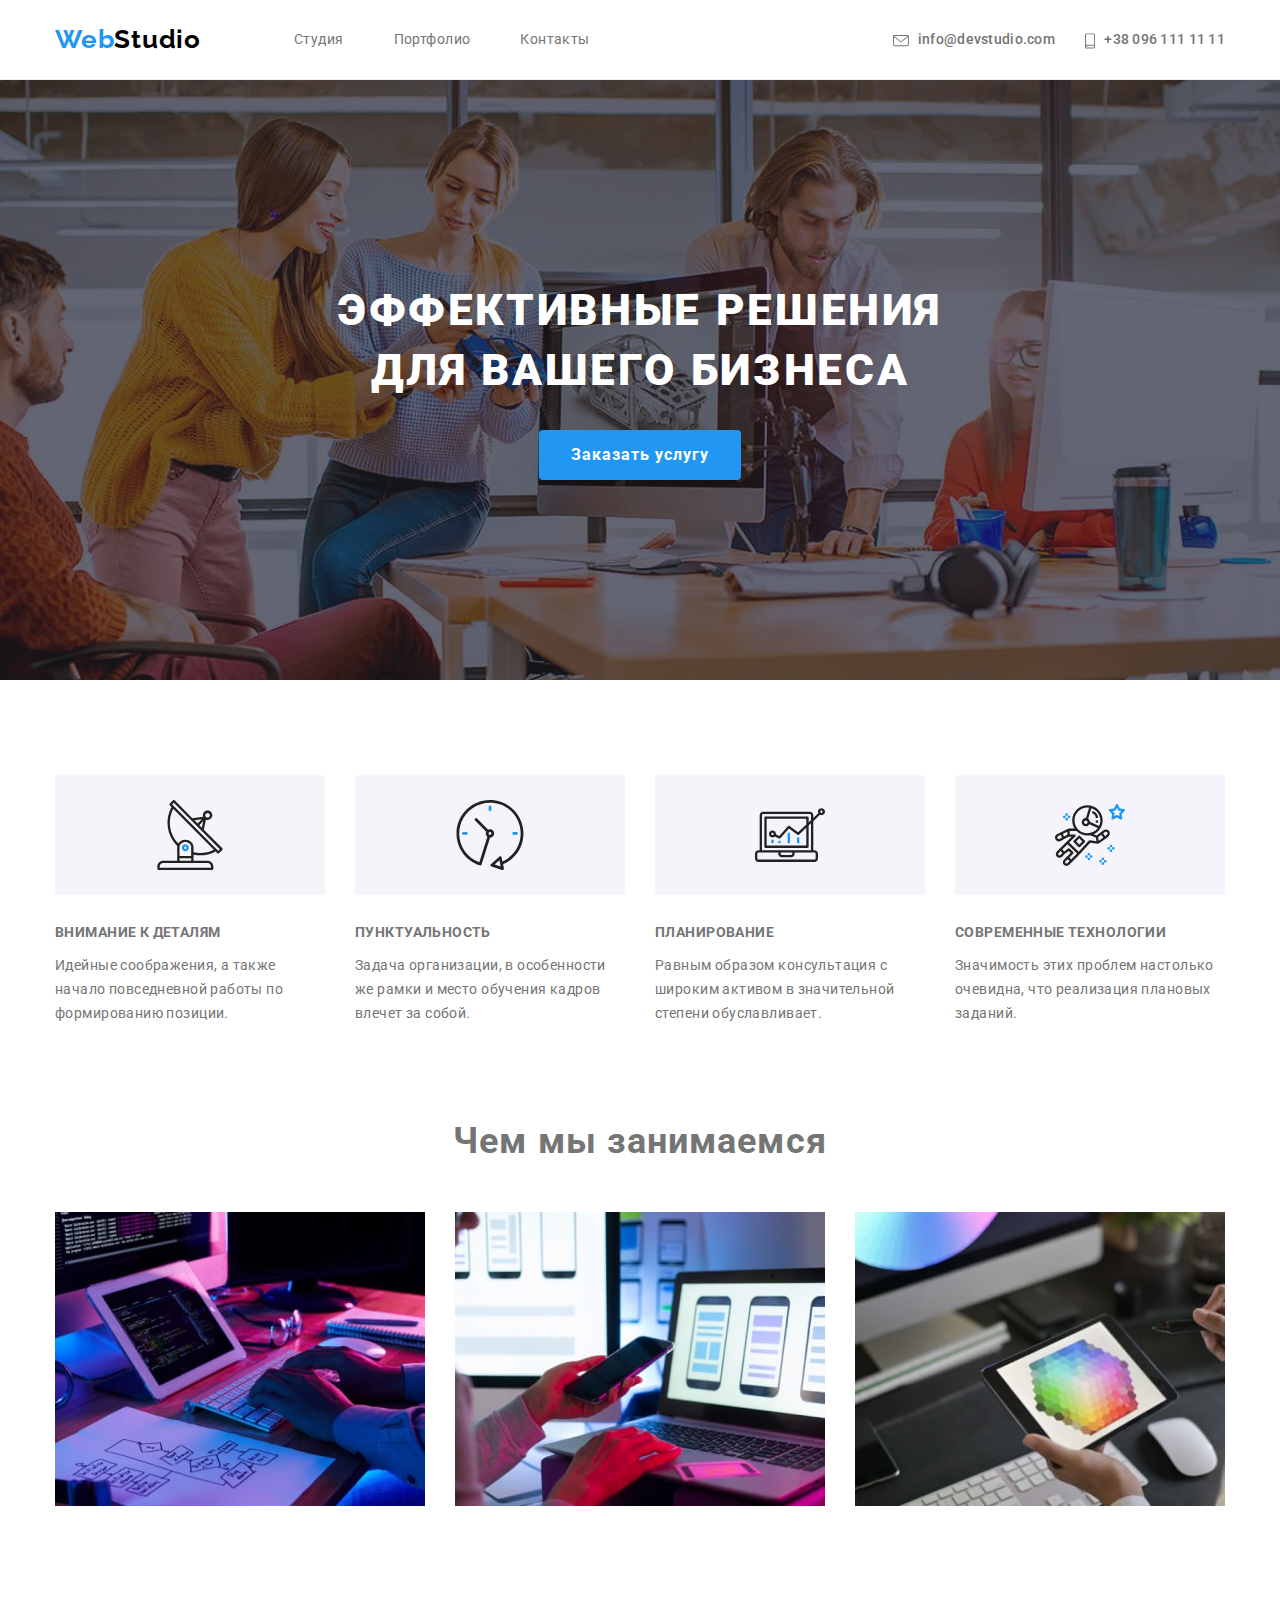
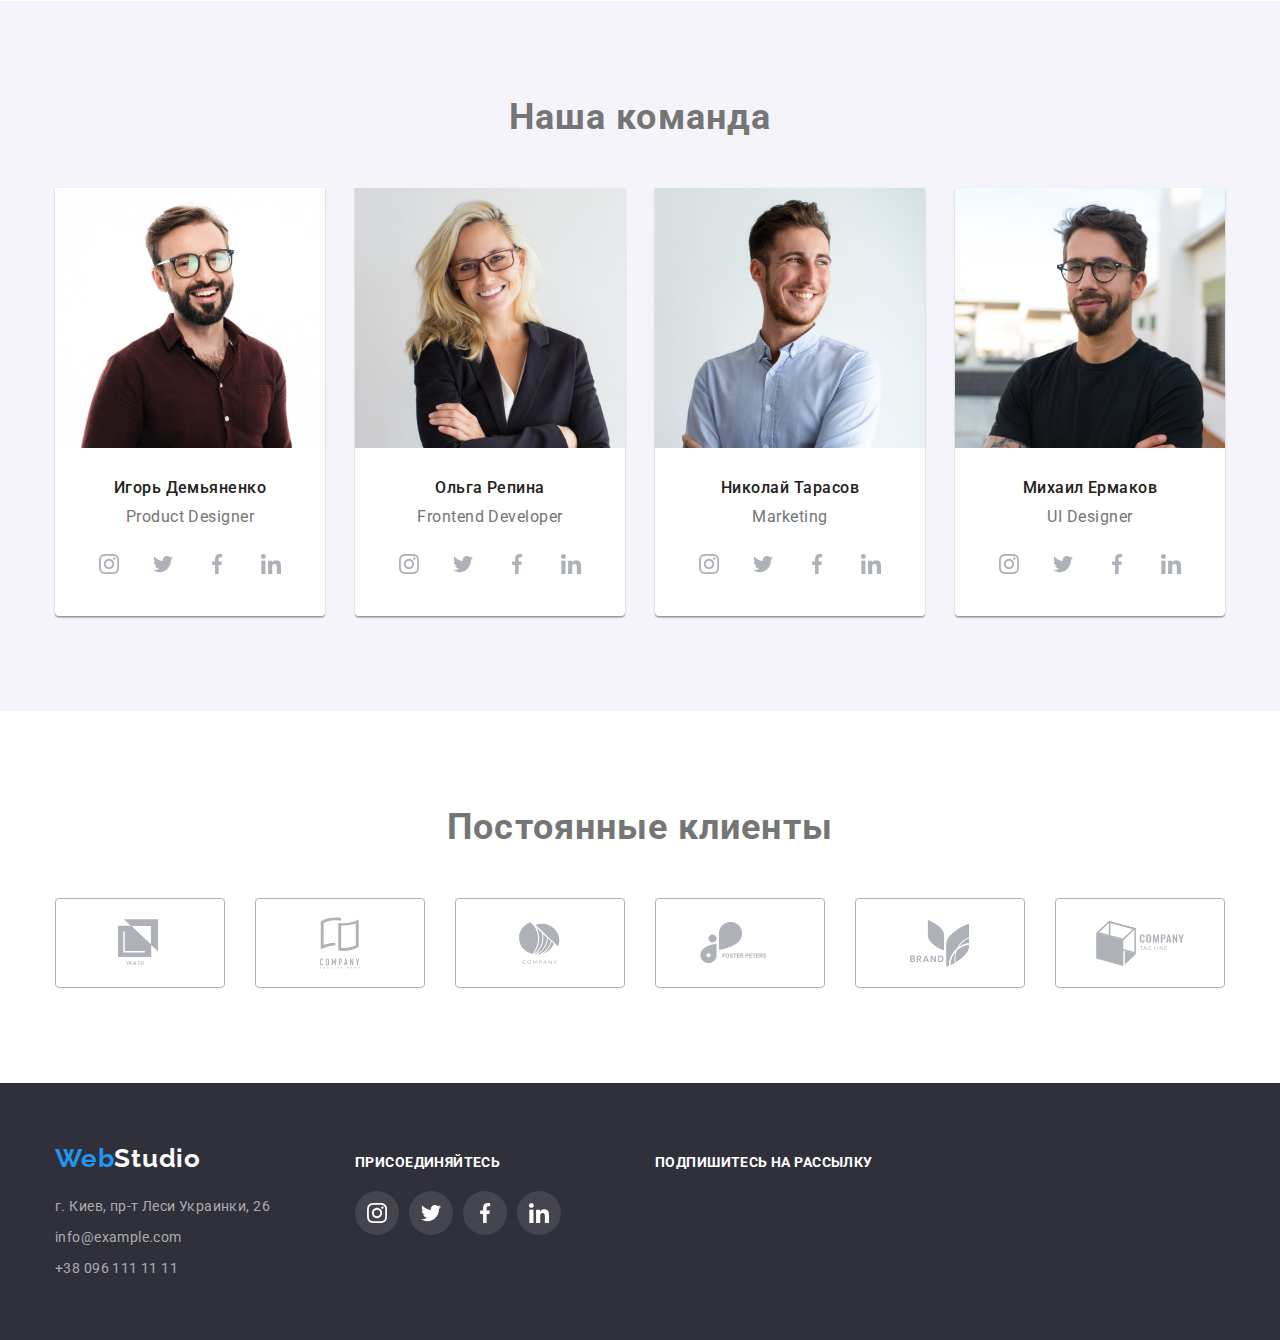
<file: index.html>
<!DOCTYPE html>
<html lang="ru">
  <head>
    <meta charset="UTF-8" />
    <meta name="viewport" content="width=device-width, initial-scale=1.0" />
    <title>Home work 4</title>
    <link
      href="https://fonts.googleapis.com/css2?family=Raleway:wght@700&display=swap"
      rel="stylesheet"
    />
    <link
      href="https://fonts.googleapis.com/css2?family=Roboto:wght@400;500;700;900&display=swap"
      rel="stylesheet"
    />
    <link rel="stylesheet" href="./css/normalize.css" />
    <link rel="stylesheet" href="./css/styles.css" />
  </head>
  <body>
    <header class="page-header">
      <div
        class="container flexbox justify-content-space-between align-items-center"
      >
        <nav class="flexbox align-items-center navigation">
          <a href="./" class="logo header-logo">
            Web<span class="logo-black">Studio</span>
          </a>
          <ul class="list flexbox header-menu">
            <li class="header-menu-item">
              <a href="index.html" class="header-menu-link">Студия</a>
            </li>
            <li class="header-menu-item">
              <a href="portfolio.html" class="header-menu-link">Портфолио</a>
            </li>
            <li class="header-menu-item">
              <a href="#" class="header-menu-link">Контакты</a>
            </li>
          </ul>
        </nav>
        <ul class="list flexbox header-contact-list">
          <li class="header-contact-item">
            <a
              href="mailto:info@devstudio.com"
              class="contact-link header-contact-link"
            >
              <svg width="16" height="12">
                <use href="./images/icon/sprite.svg#mail"></use>
              </svg>
              info@devstudio.com
            </a>
          </li>
          <li class="header-contact-item">
            <a
              href="tel:+380961111111"
              class="contact-link header-contact-link"
            >
              <svg width="10" height="16">
                <use href="./images/icon/sprite.svg#phone"></use>
              </svg>
              +38 096 111 11 11
            </a>
          </li>
        </ul>
      </div>
    </header>

    <main>
      <section class="hero">
        <div class="container">
          <h1 class="main-title hero-title">
            Эффективные решения<br />для вашего бизнеса
          </h1>
          <button class="btn primary-button">Заказать услугу</button>
        </div>
      </section>
      <section class="feature">
        <div class="container">
          <h2 class="section-title visually-hidden">Особенности</h2>
          <ul class="list flexbox feature-list">
            <li class="three-columns feature-item feature-attention">
              <h3 class="item-title">Внимание к деталям</h3>
              <p>
                Идейные соображения, а также начало повседневной работы по
                формированию позиции.
              </p>
            </li>
            <li class="three-columns feature-item feature-punctuality">
              <h3 class="item-title">Пунктуальность</h3>
              <p>
                Задача организации, в особенности же рамки и место обучения
                кадров влечет за собой.
              </p>
            </li>
            <li class="three-columns feature-item feature-planning">
              <h3 class="item-title">Планирование</h3>
              <p>
                Равным образом консультация с широким активом в значительной
                степени обуславливает.
              </p>
            </li>
            <li class="three-columns feature-item feature-technology">
              <h3 class="item-title">Современные технологии</h3>
              <p>
                Значимость этих проблем настолько очевидна, что реализация
                плановых заданий.
              </p>
            </li>
          </ul>
        </div>
      </section>
      <section class="section what-are-we-doing">
        <div class="container">
          <h2 class="section-title">Чем мы занимаемся</h2>
          <ul class="list flexbox what-are-we-doing-list">
            <li class="four-columns what-are-we-doing-item">
              <img
                src="./images/main/what-are-we-doing/what-are-we-doing-1.jpg"
                alt="Десктопные приложения"
                width="370"
              />
              <h3 class="visually-hidden item-title">Десктопные приложения</h3>
            </li>
            <li class="four-columns what-are-we-doing-item">
              <img
                src="./images/main/what-are-we-doing/what-are-we-doing-2.jpg"
                alt="Мобильные приложения"
                width="370"
              />
              <h3 class="visually-hidden item-title">Мобильные приложения</h3>
            </li>
            <li class="four-columns what-are-we-doing-item">
              <img
                src="./images/main/what-are-we-doing/what-are-we-doing-3.jpg"
                alt="Дизайнерские решения"
                width="370"
              />
              <h3 class="visually-hidden item-title">Дизайнерские решения</h3>
            </li>
          </ul>
        </div>
      </section>
      <section class="section team">
        <div class="container">
          <h2 class="section-title">Наша команда</h2>
          <ul class="list flexbox team-list">
            <li class="three-columns team-item">
              <img
                src="./images/main/team/team-1.jpg"
                alt="Игорь Демьяненко"
                width="780"
              />
              <div class="description">
                <h3 class="team-name">Игорь Демьяненко</h3>
                <p class="team-position">Product Designer</p>
                <ul
                  class="list flexbox justify-content-center social-link-list"
                >
                  <li class="social-link-item">
                    <a
                      href="https://www.instagram.com"
                      target="_blank"
                      rel="noopener noreferrer"
                      class="social-link-link"
                    >
                      <span class="visually-hidden">Instagram</span>
                      <svg width="20" height="20">
                        <use href="./images/icon/sprite.svg#instagram"></use>
                      </svg>
                    </a>
                  </li>
                  <li class="social-link-item">
                    <a
                      href="https://twitter.com"
                      target="_blank"
                      rel="noopener noreferrer"
                      class="social-link-link"
                    >
                      <span class="visually-hidden">Twitter</span>
                      <svg width="20" height="20">
                        <use href="./images/icon/sprite.svg#twitter"></use>
                      </svg>
                    </a>
                  </li>
                  <li class="social-link-item">
                    <a
                      href="https://www.facebook.com/"
                      target="_blank"
                      rel="noopener noreferrer"
                      class="social-link-link"
                    >
                      <span class="visually-hidden">Facebook</span>
                      <svg width="20" height="20">
                        <use href="./images/icon/sprite.svg#facebook"></use>
                      </svg>
                    </a>
                  </li>
                  <li class="social-link-item">
                    <a
                      href="https://www.linkedin.com/"
                      target="_blank"
                      rel="noopener noreferrer"
                      class="social-link-link"
                    >
                      <span class="visually-hidden">Linkedin</span>
                      <svg width="20" height="20">
                        <use href="./images/icon/sprite.svg#linkedin"></use>
                      </svg>
                    </a>
                  </li>
                </ul>
              </div>
            </li>
            <li class="three-columns team-item">
              <img
                src="./images/main/team/team-2.jpg"
                alt="Ольга Репина"
                width="780"
              />
              <div class="description">
                <h3 class="team-name">Ольга Репина</h3>
                <p class="team-position">Frontend Developer</p>
                <ul
                  class="list flexbox justify-content-center social-link-list"
                >
                  <li class="social-link-item">
                    <a
                      href="https://www.instagram.com"
                      target="_blank"
                      rel="noopener noreferrer"
                      class="social-link-link"
                    >
                      <span class="visually-hidden">Instagram</span>
                      <svg width="20" height="20">
                        <use href="./images/icon/sprite.svg#instagram"></use>
                      </svg>
                    </a>
                  </li>
                  <li class="social-link-item">
                    <a
                      href="https://twitter.com"
                      target="_blank"
                      rel="noopener noreferrer"
                      class="social-link-link"
                    >
                      <span class="visually-hidden">Twitter</span>
                      <svg width="20" height="20">
                        <use href="./images/icon/sprite.svg#twitter"></use>
                      </svg>
                    </a>
                  </li>
                  <li class="social-link-item">
                    <a
                      href="https://www.facebook.com/"
                      target="_blank"
                      rel="noopener noreferrer"
                      class="social-link-link"
                    >
                      <span class="visually-hidden">Facebook</span>
                      <svg width="20" height="20">
                        <use href="./images/icon/sprite.svg#facebook"></use>
                      </svg>
                    </a>
                  </li>
                  <li class="social-link-item">
                    <a
                      href="https://www.linkedin.com/"
                      target="_blank"
                      rel="noopener noreferrer"
                      class="social-link-link"
                    >
                      <span class="visually-hidden">Linkedin</span>
                      <svg width="20" height="20">
                        <use href="./images/icon/sprite.svg#linkedin"></use>
                      </svg>
                    </a>
                  </li>
                </ul>
              </div>
            </li>
            <li class="three-columns team-item">
              <img
                src="./images/main/team/team-3.jpg"
                alt="Николай Тарасов"
                width="780"
              />
              <div class="description">
                <h3 class="team-name">Николай Тарасов</h3>
                <p class="team-position">Marketing</p>
                <ul
                  class="list flexbox justify-content-center social-link-list"
                >
                  <li class="social-link-item">
                    <a
                      href="https://www.instagram.com"
                      target="_blank"
                      rel="noopener noreferrer"
                      class="social-link-link"
                    >
                      <span class="visually-hidden">Instagram</span>
                      <svg width="20" height="20">
                        <use href="./images/icon/sprite.svg#instagram"></use>
                      </svg>
                    </a>
                  </li>
                  <li class="social-link-item">
                    <a
                      href="https://twitter.com"
                      target="_blank"
                      rel="noopener noreferrer"
                      class="social-link-link"
                    >
                      <span class="visually-hidden">Twitter</span>
                      <svg width="20" height="20">
                        <use href="./images/icon/sprite.svg#twitter"></use>
                      </svg>
                    </a>
                  </li>
                  <li class="social-link-item">
                    <a
                      href="https://www.facebook.com/"
                      target="_blank"
                      rel="noopener noreferrer"
                      class="social-link-link"
                    >
                      <span class="visually-hidden">Facebook</span>
                      <svg width="20" height="20">
                        <use href="./images/icon/sprite.svg#facebook"></use>
                      </svg>
                    </a>
                  </li>
                  <li class="social-link-item">
                    <a
                      href="https://www.linkedin.com/"
                      target="_blank"
                      rel="noopener noreferrer"
                      class="social-link-link"
                    >
                      <span class="visually-hidden">Linkedin</span>
                      <svg width="20" height="20">
                        <use href="./images/icon/sprite.svg#linkedin"></use>
                      </svg>
                    </a>
                  </li>
                </ul>
              </div>
            </li>
            <li class="three-columns team-item">
              <img
                src="./images/main/team/team-4.jpg"
                alt="Михаил Ермаков"
                width="780"
              />
              <div class="description">
                <h3 class="team-name">Михаил Ермаков</h3>
                <p class="team-position">UI Designer</p>
                <ul
                  class="list flexbox justify-content-center social-link-list"
                >
                  <li class="social-link-item">
                    <a
                      href="https://www.instagram.com"
                      target="_blank"
                      rel="noopener noreferrer"
                      class="social-link-link"
                    >
                      <span class="visually-hidden">Instagram</span>
                      <svg width="20" height="20">
                        <use href="./images/icon/sprite.svg#instagram"></use>
                      </svg>
                    </a>
                  </li>
                  <li class="social-link-item">
                    <a
                      href="https://twitter.com"
                      target="_blank"
                      rel="noopener noreferrer"
                      class="social-link-link"
                    >
                      <span class="visually-hidden">Twitter</span>
                      <svg width="20" height="20">
                        <use href="./images/icon/sprite.svg#twitter"></use>
                      </svg>
                    </a>
                  </li>
                  <li class="social-link-item">
                    <a
                      href="https://www.facebook.com/"
                      target="_blank"
                      rel="noopener noreferrer"
                      class="social-link-link"
                    >
                      <span class="visually-hidden">Facebook</span>
                      <svg width="20" height="20">
                        <use href="./images/icon/sprite.svg#facebook"></use>
                      </svg>
                    </a>
                  </li>
                  <li class="social-link-item">
                    <a
                      href="https://www.linkedin.com/"
                      target="_blank"
                      rel="noopener noreferrer"
                      class="social-link-link"
                    >
                      <span class="visually-hidden">Linkedin</span>
                      <svg width="20" height="20">
                        <use href="./images/icon/sprite.svg#linkedin"></use>
                      </svg>
                    </a>
                  </li>
                </ul>
              </div>
            </li>
          </ul>
        </div>
      </section>
      <section class="section permanent-customers">
        <div class="container">
          <h2 class="section-title">Постоянные клиенты</h2>
          <ul class="list flexbox permanent-customers-list">
            <li class="two-columns item permanent-customers-item">
              <a
                href="#"
                class="permanent-customers-link"
                target="_blank"
                rel="noopener noreferrer"
              >
                <span class="visually-hidden">Клиент 1</span>
                <svg width="44.27" height="49.23">
                  <use
                    href="./images/icon/sprite.svg#permanent-customers-logo-1"
                  ></use>
                </svg>
              </a>
            </li>
            <li class="two-columns item permanent-customers-item">
              <a
                href="#"
                class="permanent-customers-link"
                target="_blank"
                rel="noopener noreferrer"
              >
                <span class="visually-hidden">Клиент 2</span>
                <svg width="40" height="52">
                  <use
                    href="./images/icon/sprite.svg#permanent-customers-logo-2"
                  ></use>
                </svg>
              </a>
            </li>
            <li class="two-columns item permanent-customers-item">
              <a
                href="#"
                class="permanent-customers-link"
                target="_blank"
                rel="noopener noreferrer"
              >
                <span class="visually-hidden">Клиент 3</span>
                <svg width="41" height="42.6">
                  <use
                    href="./images/icon/sprite.svg#permanent-customers-logo-3"
                  ></use>
                </svg>
              </a>
            </li>
            <li class="two-columns item permanent-customers-item">
              <a
                href="#"
                class="permanent-customers-link"
                target="_blank"
                rel="noopener noreferrer"
              >
                <span class="visually-hidden">Клиент 4</span>
                <svg width="79.66" height="42.02">
                  <use
                    href="./images/icon/sprite.svg#permanent-customers-logo-4"
                  ></use>
                </svg>
              </a>
            </li>
            <li class="two-columns item permanent-customers-item">
              <a
                href="#"
                class="permanent-customers-link"
                target="_blank"
                rel="noopener noreferrer"
              >
                <span class="visually-hidden">Клиент 5</span>
                <svg width="59" height="47">
                  <use
                    href="./images/icon/sprite.svg#permanent-customers-logo-5"
                  ></use>
                </svg>
              </a>
            </li>
            <li class="two-columns item permanent-customers-item">
              <a
                href="#"
                class="permanent-customers-link"
                target="_blank"
                rel="noopener noreferrer"
              >
                <span class="visually-hidden">Клиент 6</span>
                <svg width="88.48" height="45.44">
                  <use
                    href="./images/icon/sprite.svg#permanent-customers-logo-6"
                  ></use>
                </svg>
              </a>
            </li>
          </ul>
        </div>
      </section>
    </main>

    <footer class="footer">
      <div class="container flexbox footer-list">
        <div class="three-columns footer-info">
          <a href="./" class="logo footer-logo">
            Web<span class="logo-white">Studio</span>
          </a>
          <address>
            <ul class="list footer-contact">
              <li class="footer-contact-item">
                <a
                  href="https://goo.gl/maps/oeoHF6faVdq87SJt8"
                  class="contact-link footer-contact-link"
                  target="_blank"
                  rel="noopener noreferrer"
                >
                  г. Киев, пр-т Леси Украинки, 26</a
                >
              </li>
              <li class="footer-contact-item">
                <a
                  href="mailto:info@example.com"
                  class="contact-link footer-contact-link"
                >
                  info@example.com
                </a>
              </li>
              <li class="footer-contact-item">
                <a
                  href="tel:+380961111111"
                  class="contact-link footer-contact-link"
                >
                  +38 096 111 11 11
                </a>
              </li>
            </ul>
          </address>
        </div>
        <div class="three-columns footer-join-in">
          <h3 class="item-title">Присоединяйтесь</h3>
          <ul class="list flexbox social-link-list">
            <li class="social-link-item">
              <a
                href="https://www.instagram.com"
                target="_blank"
                rel="noopener noreferrer"
                class="social-link-link footer-link"
              >
                <span class="visually-hidden">Instagram</span>
                <svg width="20" height="20">
                  <use href="./images/icon/sprite.svg#instagram"></use>
                </svg>
              </a>
            </li>
            <li class="social-link-item">
              <a
                href="https://twitter.com"
                target="_blank"
                rel="noopener noreferrer"
                class="social-link-link footer-link"
              >
                <span class="visually-hidden">Twitter</span>
                <svg width="20" height="20">
                  <use href="./images/icon/sprite.svg#twitter"></use>
                </svg>
              </a>
            </li>
            <li class="social-link-item">
              <a
                href="https://www.facebook.com/"
                target="_blank"
                rel="noopener noreferrer"
                class="social-link-link footer-link"
              >
                <span class="visually-hidden">Facebook</span>
                <svg width="20" height="20">
                  <use href="./images/icon/sprite.svg#facebook"></use>
                </svg>
              </a>
            </li>
            <li class="social-link-item">
              <a
                href="https://www.linkedin.com/"
                target="_blank"
                rel="noopener noreferrer"
                class="social-link-link footer-link"
              >
                <span class="visually-hidden">Linkedin</span>
                <svg width="20" height="20">
                  <use href="./images/icon/sprite.svg#linkedin"></use>
                </svg>
              </a>
            </li>
          </ul>
        </div>
        <div class="six-columns footer-subscribe">
          <h3 class="item-title">Подпишитесь на рассылку</h3>
        </div>
      </div>
    </footer>
  </body>
</html>
</file>
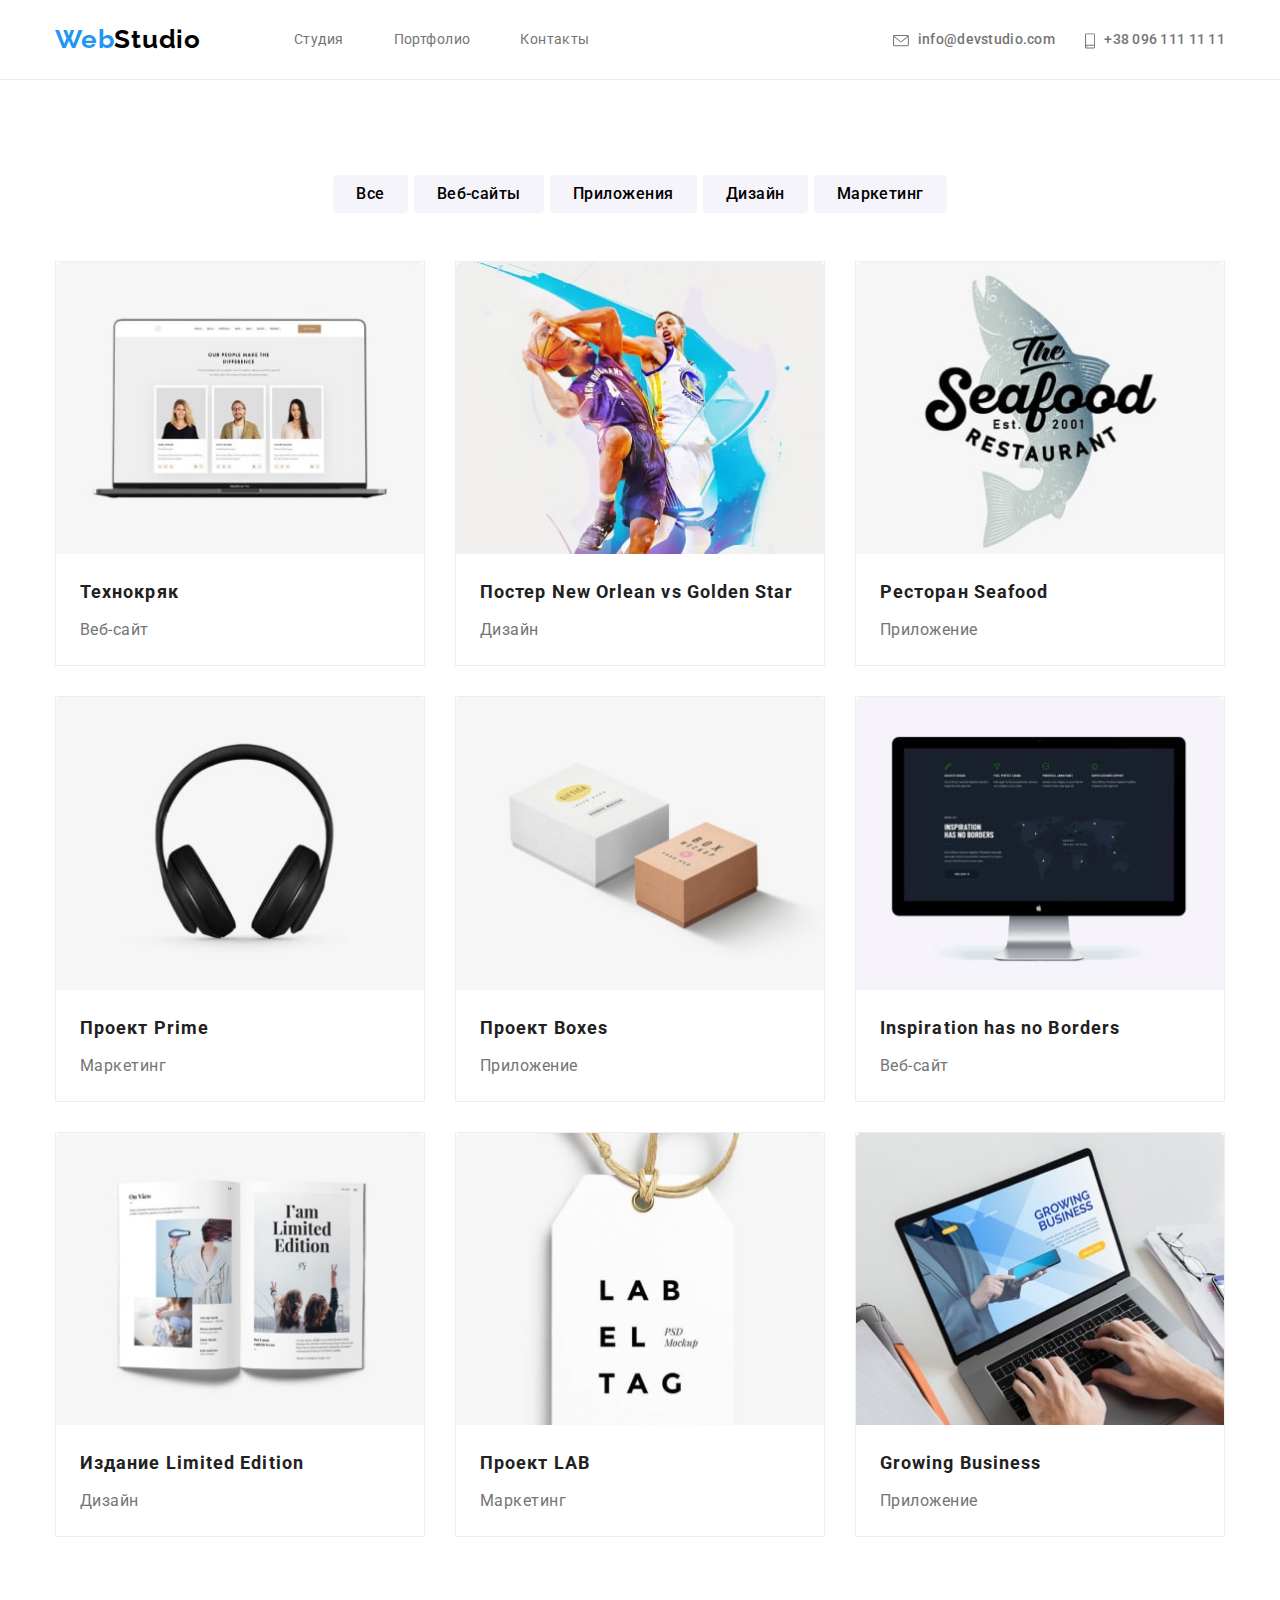
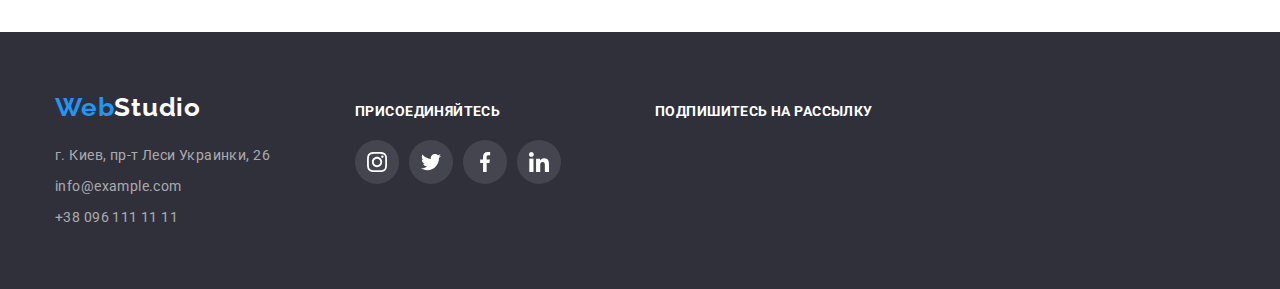
<file: portfolio.html>
<!DOCTYPE html>
<html lang="ru">
  <head>
    <meta charset="UTF-8" />
    <meta name="viewport" content="width=device-width, initial-scale=1.0" />
    <meta http-equiv="X-UA-Compatible" content="ie=edge" />
    <title>Home work 4</title>
    <link
      href="https://fonts.googleapis.com/css2?family=Raleway:wght@700&display=swap"
      rel="stylesheet"
    />
    <link
      href="https://fonts.googleapis.com/css2?family=Roboto:wght@400;500;700;900&display=swap"
      rel="stylesheet"
    />
    <link rel="stylesheet" href="./css/normalize.css" />
    <link rel="stylesheet" href="./css/styles.css" />
  </head>
  <body>
    <header class="page-header">
      <div
        class="container flexbox justify-content-space-between align-items-center"
      >
        <nav class="flexbox align-items-center navigation">
          <a href="./" class="logo header-logo">
            Web<span class="logo-black">Studio</span>
          </a>
          <ul class="list flexbox header-menu">
            <li class="header-menu-item">
              <a href="index.html" class="header-menu-link">Студия</a>
            </li>
            <li class="header-menu-item">
              <a href="portfolio.html" class="header-menu-link">Портфолио</a>
            </li>
            <li class="header-menu-item">
              <a href="#" class="header-menu-link">Контакты</a>
            </li>
          </ul>
        </nav>
        <ul class="list flexbox header-contact-list">
          <li class="header-contact-item">
            <a
              href="mailto:info@devstudio.com"
              class="contact-link header-contact-link"
            >
              <svg width="16" height="12">
                <use href="./images/icon/sprite.svg#mail"></use>
              </svg>
              info@devstudio.com
            </a>
          </li>
          <li class="header-contact-item">
            <a
              href="tel:+380961111111"
              class="contact-link header-contact-link"
            >
              <svg width="10" height="16">
                <use href="./images/icon/sprite.svg#phone"></use>
              </svg>
              +38 096 111 11 11
            </a>
          </li>
        </ul>
      </div>
    </header>
    <main>
      <section class="section portfolio">
        <div class="container">
          <h1 class="visually-hidden">Портфолио</h1>
          <ul
            class="list flexbox justify-content-center selection-buttons-list"
          >
            <li class="selection-buttons-item">
              <button class="select-button portfolio-select-button">Все</button>
            </li>
            <li class="selection-buttons-item">
              <button class="select-button portfolio-select-button">
                Веб-сайты
              </button>
            </li>
            <li class="selection-buttons-item">
              <button class="select-button portfolio-select-button">
                Приложения
              </button>
            </li>
            <li class="selection-buttons-item">
              <button class="select-button portfolio-select-button">
                Дизайн
              </button>
            </li>
            <li class="selection-buttons-item">
              <button class="select-button portfolio-select-button">
                Маркетинг
              </button>
            </li>
          </ul>
          <ul class="list flexbox flex-wrap-wrap portfolio-list">
            <li class="four-columns portfolio-item">
              <a href="#">
                <div>
                  <img
                    src="./images/portfolio/Tehnocrak.jpg"
                    alt="Tehnocrak"
                    width="370"
                  />
                </div>
                <div class="description">
                  <h2 class="portfolio-name">Технокряк</h2>
                  <p class="portfolio-type">Веб-сайт</p>
                </div>
              </a>
            </li>
            <li class="four-columns portfolio-item">
              <a href="#">
                <div>
                  <img
                    src="./images/portfolio/Poster-Golden-Star.jpg"
                    alt="Poster Golden Star"
                    width="370"
                  />
                </div>
                <div class="description">
                  <h2 class="portfolio-name">
                    Постер New Orlean vs Golden Star
                  </h2>
                  <p class="portfolio-type">Дизайн</p>
                </div>
              </a>
            </li>
            <li class="four-columns portfolio-item">
              <a href="#">
                <div>
                  <img
                    src="./images/portfolio/Restaurant-Seafood.jpg"
                    alt="Restaurant Seafood"
                    width="370"
                  />
                </div>
                <div class="description">
                  <h2 class="portfolio-name">Ресторан Seafood</h2>
                  <p class="portfolio-type">Приложение</p>
                </div>
              </a>
            </li>
            <li class="four-columns portfolio-item">
              <a href="#">
                <div>
                  <img
                    src="./images/portfolio/Project-Prime.jpg"
                    alt="Project Prime"
                    width="370"
                  />
                </div>
                <div class="description">
                  <h2 class="portfolio-name">Проект Prime</h2>
                  <p class="portfolio-type">Маркетинг</p>
                </div>
              </a>
            </li>
            <li class="four-columns portfolio-item">
              <a href="#">
                <div>
                  <img
                    src="./images/portfolio/Project-Boxes.jpg"
                    alt="Project Boxes"
                    width="370"
                  />
                </div>
                <div class="description">
                  <h2 class="portfolio-name">Проект Boxes</h2>
                  <p class="portfolio-type">Приложение</p>
                </div>
              </a>
            </li>
            <li class="four-columns portfolio-item">
              <a href="#">
                <div>
                  <img
                    src="./images/portfolio/Inspiration-has-no-Borders.jpg"
                    alt="Inspiration has no Borders"
                    width="370"
                  />
                </div>
                <div class="description">
                  <h2 class="portfolio-name">Inspiration has no Borders</h2>
                  <p class="portfolio-type">Веб-сайт</p>
                </div>
              </a>
            </li>
            <li class="four-columns portfolio-item">
              <a href="#">
                <div>
                  <img
                    src="./images/portfolio/Edition-Limited-Edition.jpg"
                    alt="Edition Limited Edition"
                    width="370"
                  />
                </div>
                <div class="description">
                  <h2 class="portfolio-name">Издание Limited Edition</h2>
                  <p class="portfolio-type">Дизайн</p>
                </div>
              </a>
            </li>
            <li class="four-columns portfolio-item">
              <a href="#">
                <div>
                  <img
                    src="./images/portfolio/Project-LAB.jpg"
                    alt="Project LAB"
                    width="370"
                  />
                </div>
                <div class="description">
                  <h2 class="portfolio-name">Проект LAB</h2>
                  <p class="portfolio-type">Маркетинг</p>
                </div>
              </a>
            </li>
            <li class="four-columns portfolio-item">
              <a href="#">
                <div>
                  <img
                    src="./images/portfolio/Growing-Business.jpg"
                    alt="Growing Business"
                    width="370"
                  />
                </div>
                <div class="description">
                  <h2 class="portfolio-name">Growing Business</h2>
                  <p class="portfolio-type">Приложение</p>
                </div>
              </a>
            </li>
          </ul>
        </div>
      </section>
    </main>

    <footer class="footer">
      <div class="container flexbox footer-list">
        <div class="three-columns footer-info">
          <a href="./" class="logo footer-logo">
            Web<span class="logo-white">Studio</span>
          </a>
          <address>
            <ul class="list footer-contact">
              <li class="footer-contact-item">
                <a
                  href="https://goo.gl/maps/oeoHF6faVdq87SJt8"
                  class="contact-link footer-contact-link"
                  target="_blank"
                  rel="noopener noreferrer"
                >
                  г. Киев, пр-т Леси Украинки, 26</a
                >
              </li>
              <li class="footer-contact-item">
                <a
                  href="mailto:info@example.com"
                  class="contact-link footer-contact-link"
                >
                  info@example.com
                </a>
              </li>
              <li class="footer-contact-item">
                <a
                  href="tel:+380961111111"
                  class="contact-link footer-contact-link"
                >
                  +38 096 111 11 11
                </a>
              </li>
            </ul>
          </address>
        </div>
        <div class="three-columns footer-join-in">
          <h3 class="item-title">Присоединяйтесь</h3>
          <ul class="list flexbox social-link-list">
            <li class="social-link-item">
              <a
                href="https://www.instagram.com"
                target="_blank"
                rel="noopener noreferrer"
                class="social-link-link footer-link"
              >
                <span class="visually-hidden">Instagram</span>
                <svg width="20" height="20">
                  <use href="./images/icon/sprite.svg#instagram"></use>
                </svg>
              </a>
            </li>
            <li class="social-link-item">
              <a
                href="https://twitter.com"
                target="_blank"
                rel="noopener noreferrer"
                class="social-link-link footer-link"
              >
                <span class="visually-hidden">Twitter</span>
                <svg width="20" height="20">
                  <use href="./images/icon/sprite.svg#twitter"></use>
                </svg>
              </a>
            </li>
            <li class="social-link-item">
              <a
                href="https://www.facebook.com/"
                target="_blank"
                rel="noopener noreferrer"
                class="social-link-link footer-link"
              >
                <span class="visually-hidden">Facebook</span>
                <svg width="20" height="20">
                  <use href="./images/icon/sprite.svg#facebook"></use>
                </svg>
              </a>
            </li>
            <li class="social-link-item">
              <a
                href="https://www.linkedin.com/"
                target="_blank"
                rel="noopener noreferrer"
                class="social-link-link footer-link"
              >
                <span class="visually-hidden">Linkedin</span>
                <svg width="20" height="20">
                  <use href="./images/icon/sprite.svg#linkedin"></use>
                </svg>
              </a>
            </li>
          </ul>
        </div>
        <div class="six-columns footer-subscribe">
          <h3 class="item-title">Подпишитесь на рассылку</h3>
        </div>
      </div>
    </footer>
  </body>
</html>
</file>
<file: css/styles.css>
:root {
  --title-color: #212121;
  --primary-text-color: #757575;
  --secondary-text-color: #ffffff;
  --accent-color: #2196f3;
  --primary-color: #ffffff;
  --secondary-color: #f5f4fa;
  --logo-font: "Raleway", sans-serif;
  --text-font: "Roboto", sans-serif;
}
*,
*::before,
*::after {
  box-sizing: border-box;
}
body {
  font-family: var(--text-font);
  font-style: normal;
  font-weight: 400;
  font-size: 14px;
  line-height: 1.7142857;
  letter-spacing: 0.03em;
  color: var(--primary-text-color);
}
h1,
h2,
h3,
h4,
p {
  margin: 0;
  padding: 0;
}
img {
  display: block;
  width: 100%;
  height: auto;
}
a {
  display: inline-block;
  text-decoration: none;
  color: inherit;
  outline-color: var(--accent-color);
}
button {
  background-color: transparent;
  border: none;
  outline: none;
}
.visually-hidden {
  position: absolute;
  white-space: nowrap;
  width: 1px;
  height: 1px;
  overflow: hidden;
  border: 0;
  padding: 0;
  clip: rect(0, 0, 0, 0);
  clip-path: inset(50% 50% 50% 50%);
  margin: -1px;
}
.list {
  list-style: none;
  margin: 0;
  padding: 0;
}
.container {
  width: 1200px;
  padding-left: 15px;
  padding-right: 15px;
  margin-left: auto;
  margin-right: auto;
}

.flexbox {
  display: flex;
}
.justify-content-space-between {
  justify-content: space-between;
}
.justify-content-center {
  justify-content: center;
}
.align-items-center {
  align-items: center;
}
.align-items-baseline {
  align-items: baseline;
}
.flex-wrap-wrap {
  flex-wrap: wrap;
}
.two-columns {
  width: calc((100% - 30px * 5) / 6);
}
.three-columns {
  width: calc((100% - 30px * 3) / 4);
}
.four-columns {
  width: calc((100% - 30px * 2) / 3);
}
.six-columns {
  width: calc((100% - 30px) / 2);
}

.main-title {
  font-size: 44px;
  line-height: 1.364;
  font-weight: 900;
  text-align: center;
  letter-spacing: 0.06em;
  text-transform: uppercase;
  color: var(--secondary-text-color);
}
.section-title {
  font-size: 36px;
  line-height: 1.17em;
  margin-bottom: 50px;
  text-align: center;
  letter-spacing: 0.03em;
}
.item-title {
  font-size: 14px;
  line-height: 1.14em;
  margin-bottom: 12px;
  text-transform: uppercase;
}

.logo {
  font-family: var(--logo-font);
  font-style: normal;
  font-weight: 700;
  font-size: 26px;
  line-height: 1.19em;
  letter-spacing: 0.03em;
  color: var(--accent-color);
}
.logo-black {
  color: #000000;
}
.logo-white {
  color: var(--secondary-text-color);
}

.btn {
  font-weight: 700;
  font-size: 16px;
  line-height: 1.875;
  text-align: center;
  letter-spacing: 0.06em;
  color: var(--secondary-text-color);
}
.primary-button {
  padding: 10px 32px;
  background: var(--accent-color);
  box-shadow: 0px 4px 4px rgba(0, 0, 0, 0.15);
  border-radius: 4px;
}
.primary-button:hover,
.primary-button:focus {
  color: var(--accent-color);
  background: var(--secondary-text-color);
}
.select-button {
  padding: 6px 23px;
  background: var(--secondary-color);
  border-radius: 4px;
}
.select-button:hover,
.select-button:focus {
  color: var(--primary-color);
  background: var(--accent-color);
  box-shadow: 0px 4px 4px rgba(0, 0, 0, 0.15);
}

.section {
  padding-top: 95px;
  padding-bottom: 95px;
}

.page-header {
  padding: 24px 0;
  border-bottom: 1px solid #ececec;
}
.header-logo {
  margin-right: 93px;
}
.header-menu-item:not(:last-child) {
  margin-right: 50px;
}
.header-menu-link:hover,
.header-menu-link:focus {
  color: var(--accent-color);
}
.header-contact-item:not(:last-child) {
  margin-right: 30px;
}
.header-contact-link {
  font-weight: 500;
  line-height: 16px;
  letter-spacing: 0.02em;
}
.header-contact-link svg {
  display: inline-block;
  vertical-align: middle;
  margin-right: 6px;
  fill: currentColor;
}
.contact-link:hover,
.contact-link:focus {
  color: var(--accent-color);
}

.hero {
  padding: 200px 0;
  text-align: center;
  background-image: linear-gradient(
      rgba(47, 48, 58, 0.4),
      rgba(47, 48, 58, 0.4)
    ),
    url(../images/main/hero/hero-bg.jpg);
  background-size: cover;
  background-position: center;
}
.hero-title {
  margin-bottom: 30px;
}

.feature {
  padding-top: 95px;
}
.feature-item:not(:nth-child(4n)) {
  margin-right: 30px;
}

.feature-item::before {
  content: "";
  display: block;
  width: 100%;
  height: 120px;
  background-color: var(--secondary-color);
  border-radius: 4px;
  margin-bottom: 30px;
  background-repeat: no-repeat;
  background-position: center;
}

.feature-attention::before {
  background-image: url(../images/icon/feature-antenna.svg);
}
.feature-punctuality::before {
  background-image: url(../images/icon/feature-clock.svg);
}
.feature-planning::before {
  background-image: url(../images/icon/feature-diagram.svg);
}
.feature-technology::before {
  background-image: url(../images/icon/feature-astronaut.svg);
}

.what-are-we-doing-item:not(:nth-child(3n)) {
  margin-right: 30px;
}

.team {
  background-color: #f5f4fa;
}
.team-item {
  background: #ffffff;
  box-shadow: 0px 1px 3px rgba(0, 0, 0, 0.12), 0px 1px 1px rgba(0, 0, 0, 0.14),
    0px 2px 1px rgba(0, 0, 0, 0.2);
  border-radius: 0px 0px 4px 4px;
}
.team-item:not(:nth-child(4n)) {
  margin-right: 30px;
}
.team-item .description {
  padding-top: 30px;
  padding-bottom: 30px;
  text-align: center;
}
.team-item .description > * {
  font-size: 16px;
  line-height: 1.1875;
  letter-spacing: 0.03em;
}
.team-name {
  font-weight: 500;
  color: var(--title-color);
  margin-bottom: 10px;
}
.team-position {
  margin-bottom: 16px;
}
.social-link-item:not(:last-child) {
  margin-right: 10px;
}
.social-link-link {
  display: inline-flex;
  justify-content: center;
  align-items: center;
  width: 44px;
  height: 44px;
  border-radius: 50%;
  background-color: var(--primary-color);
}
.social-link-link.footer-link {
  background-color: rgba(255, 255, 255, 0.1);
}
.social-link-link svg {
  fill: #afb1b8;
}
.social-link-link.footer-link svg {
  fill: var(--primary-color);
}
.social-link-link:hover,
.social-link-link:focus {
  background-color: var(--accent-color);
}
.social-link-link:hover svg,
.social-link-link:focus svg {
  fill: var(--primary-color);
}

.permanent-customers-item:not(:nth-child(6n)) {
  margin-right: 30px;
}
.permanent-customers-link {
  display: inline-flex;
  justify-content: center;
  align-items: center;
  width: 100%;
  height: 90px;
  border: 1px solid #afb1b8;
  border-radius: 4px;
}
.permanent-customers-link svg {
  fill: #afb1b8;
}
.permanent-customers-link:hover,
.permanent-customers-link:focus {
  border-color: var(--accent-color);
}
.permanent-customers-link:hover svg,
.permanent-customers-link:focus svg {
  fill: var(--accent-color);
}

.selection-buttons-list {
  margin-bottom: 48px;
}
.selection-buttons-item:not(:last-child) {
  margin-right: 6px;
}
.portfolio-select-button {
  font-weight: 500;
  font-size: 16px;
  line-height: 1.625;
  letter-spacing: 0.03em;
}
.portfolio-item {
  border: 1px solid #eeeeee;
  background-color: #fff;
  margin-bottom: 30px;
}
.portfolio-item:not(:nth-child(3n)) {
  margin-right: 30px;
}
.portfolio-item:hover,
.portfolio-item:focus {
  box-shadow: 0px 1px 1px rgba(0, 0, 0, 0.12), 0px 4px 4px rgba(0, 0, 0, 0.06),
    1px 4px 6px rgba(0, 0, 0, 0.16);
}
.portfolio-item:nth-last-child(1),
.portfolio-item:nth-last-child(2),
.portfolio-item:nth-last-child(3) {
  margin-bottom: 0;
}
.portfolio-item .description {
  padding: 20px 24px;
}
.portfolio-name {
  font-weight: bold;
  font-size: 18px;
  line-height: 2;
  letter-spacing: 0.06em;
  color: #212121;
  margin-bottom: 5px;
}
.portfolio-type {
  font-size: 16px;
  line-height: 1.875;
  letter-spacing: 0.03em;
  color: #757575;
}

.footer {
  padding-top: 60px;
  padding-bottom: 60px;
  color: var(--secondary-text-color);
  background: #2f303a;
}
.footer-list {
  align-items: baseline;
}
.footer-list > div:not(:last-child) {
  margin-right: 30px;
}
.footer .logo {
  margin-bottom: 20px;
}
.footer-contact {
  font-style: normal;
}
.footer-contact-item:not(:last-child) {
  margin-bottom: 7px;
}
.footer-contact-link {
  color: rgba(255, 255, 255, 0.6);
}
.footer .item-title {
  color: var(--secondary-text-color);
}
.footer-join-in .item-title {
  margin-bottom: 20px;
}
</file>
